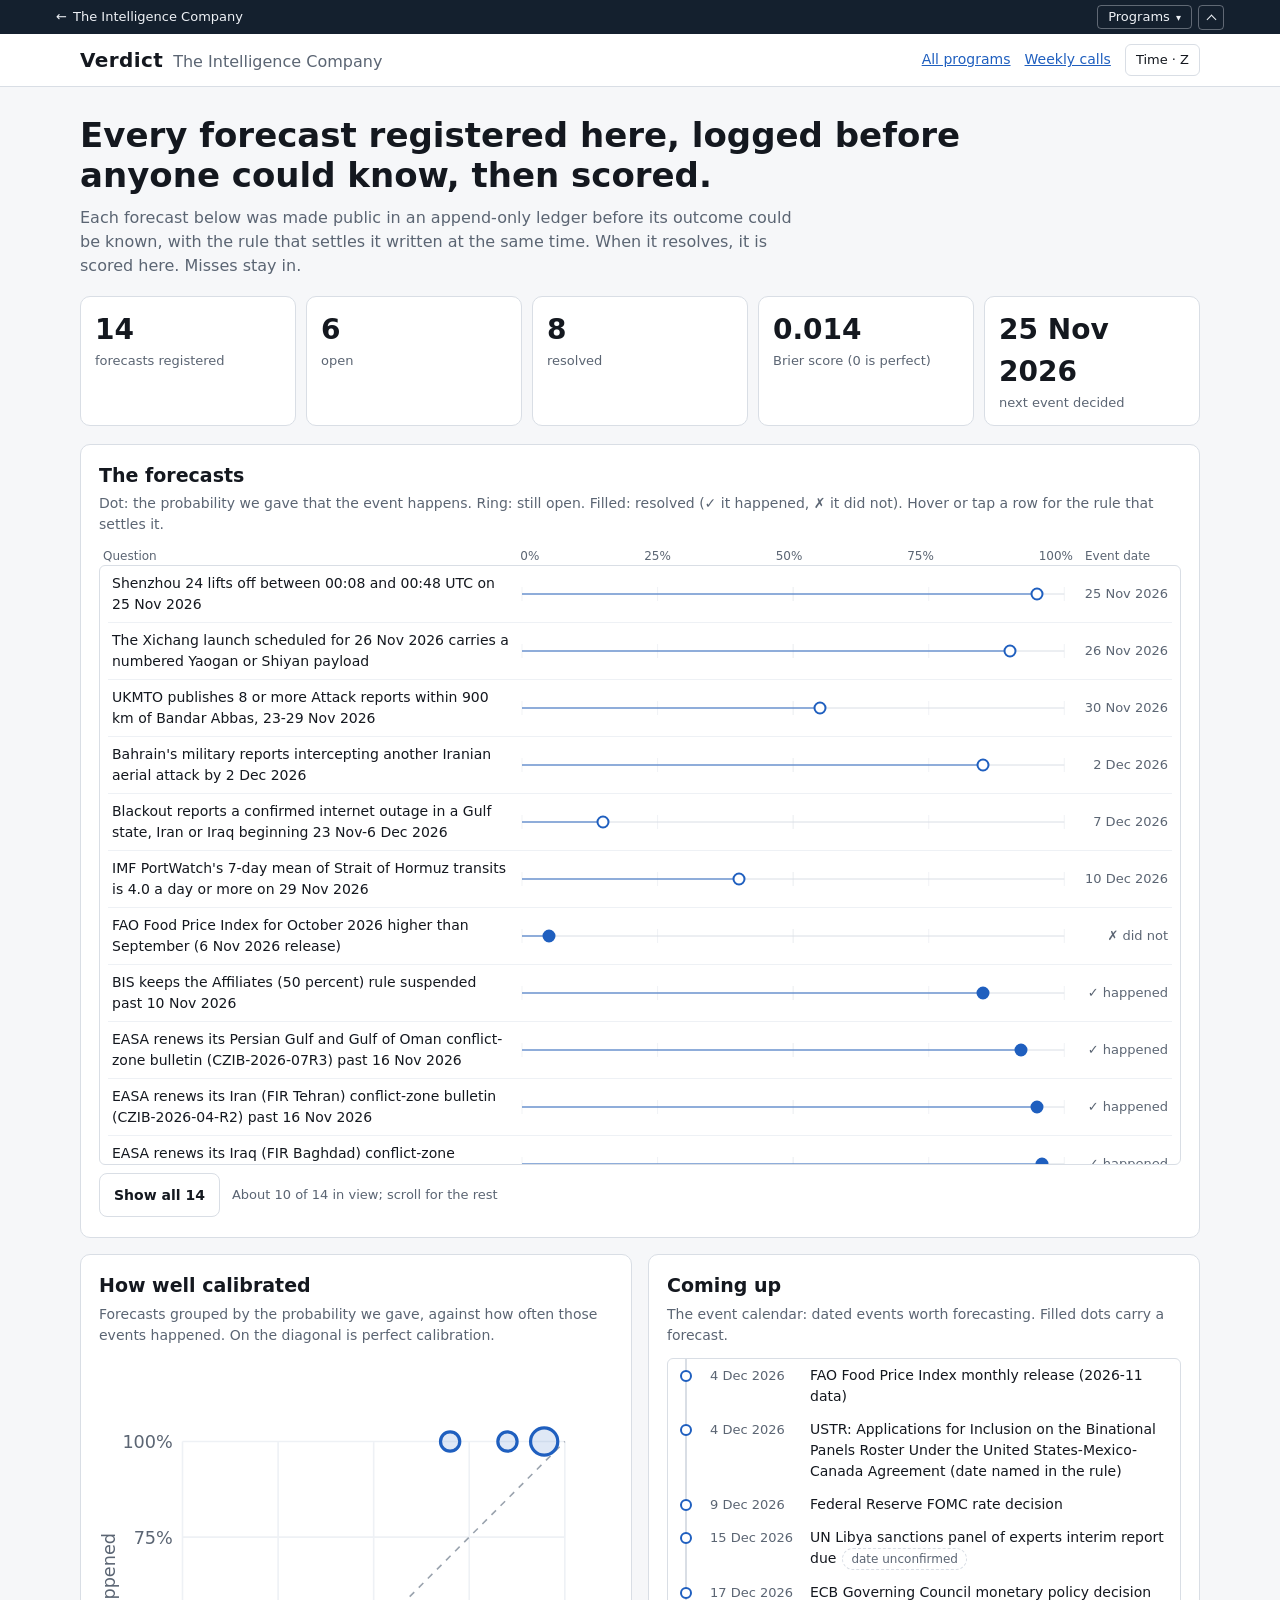
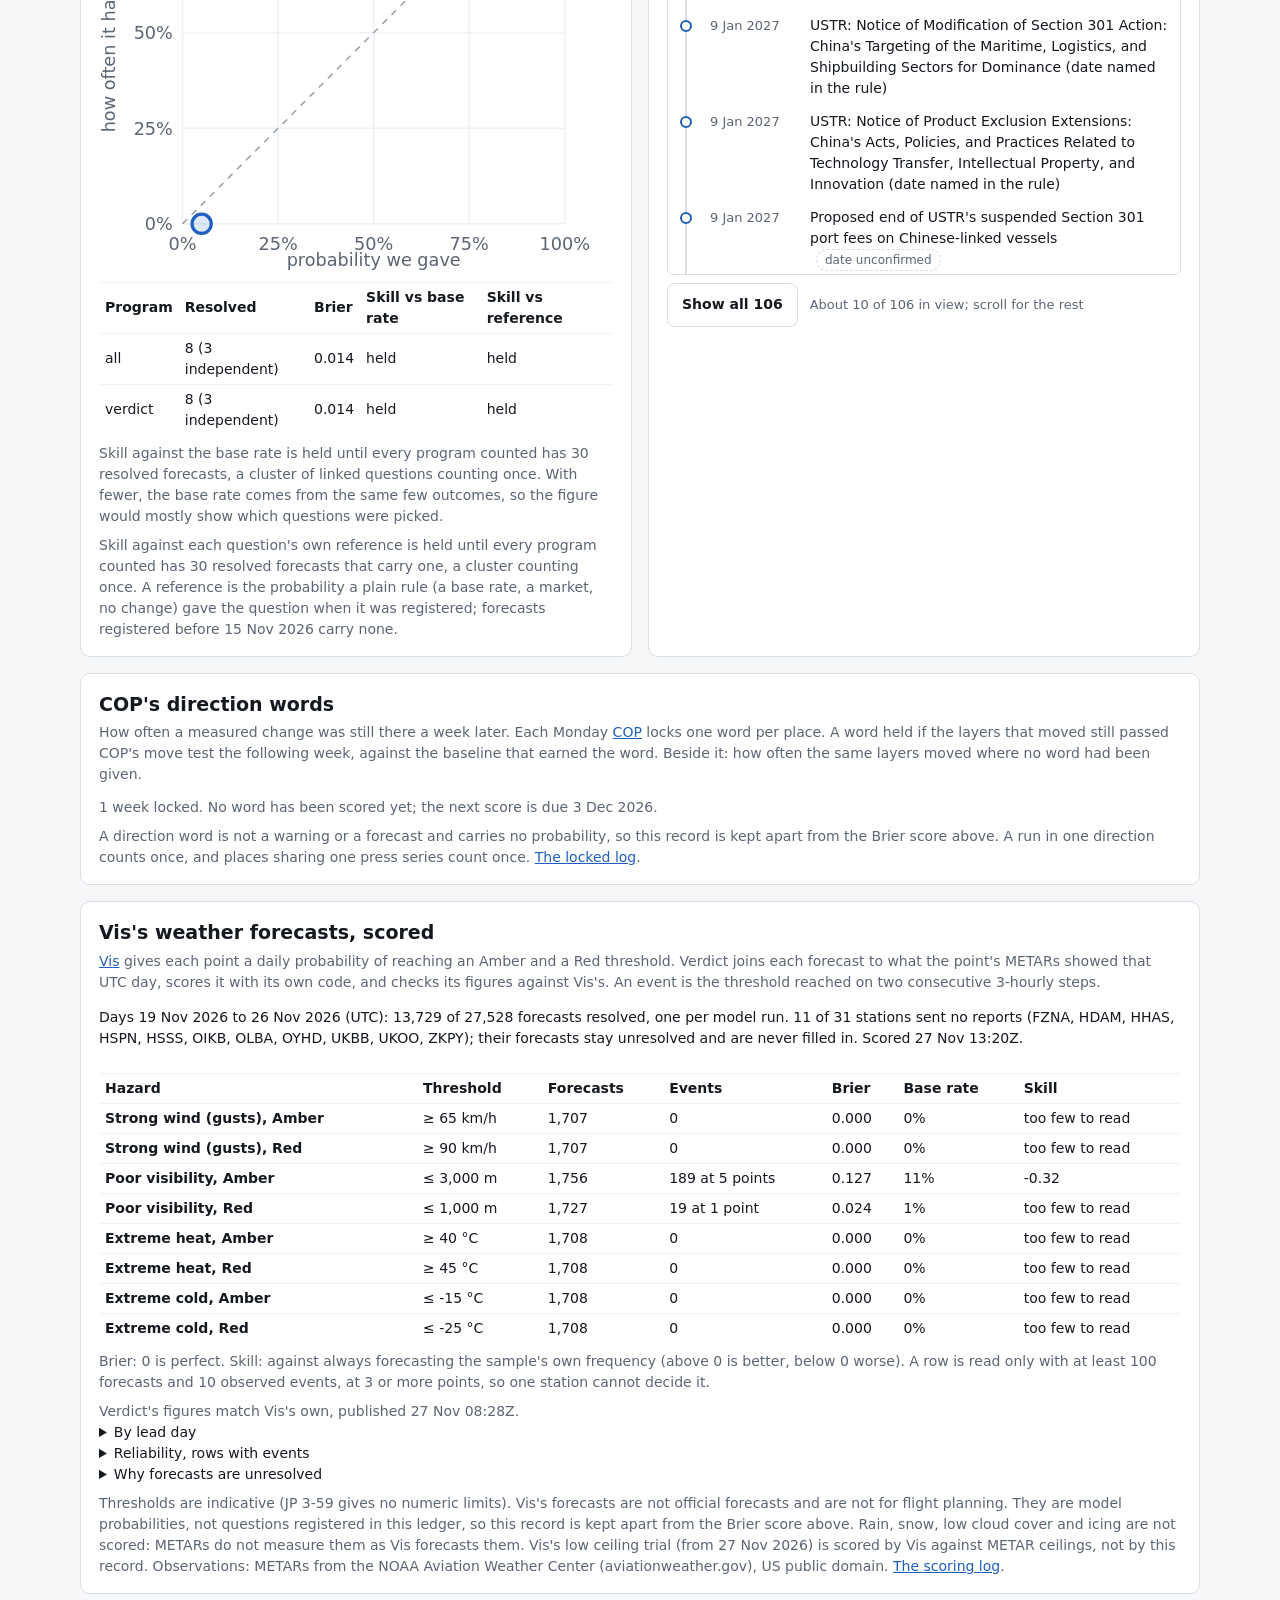
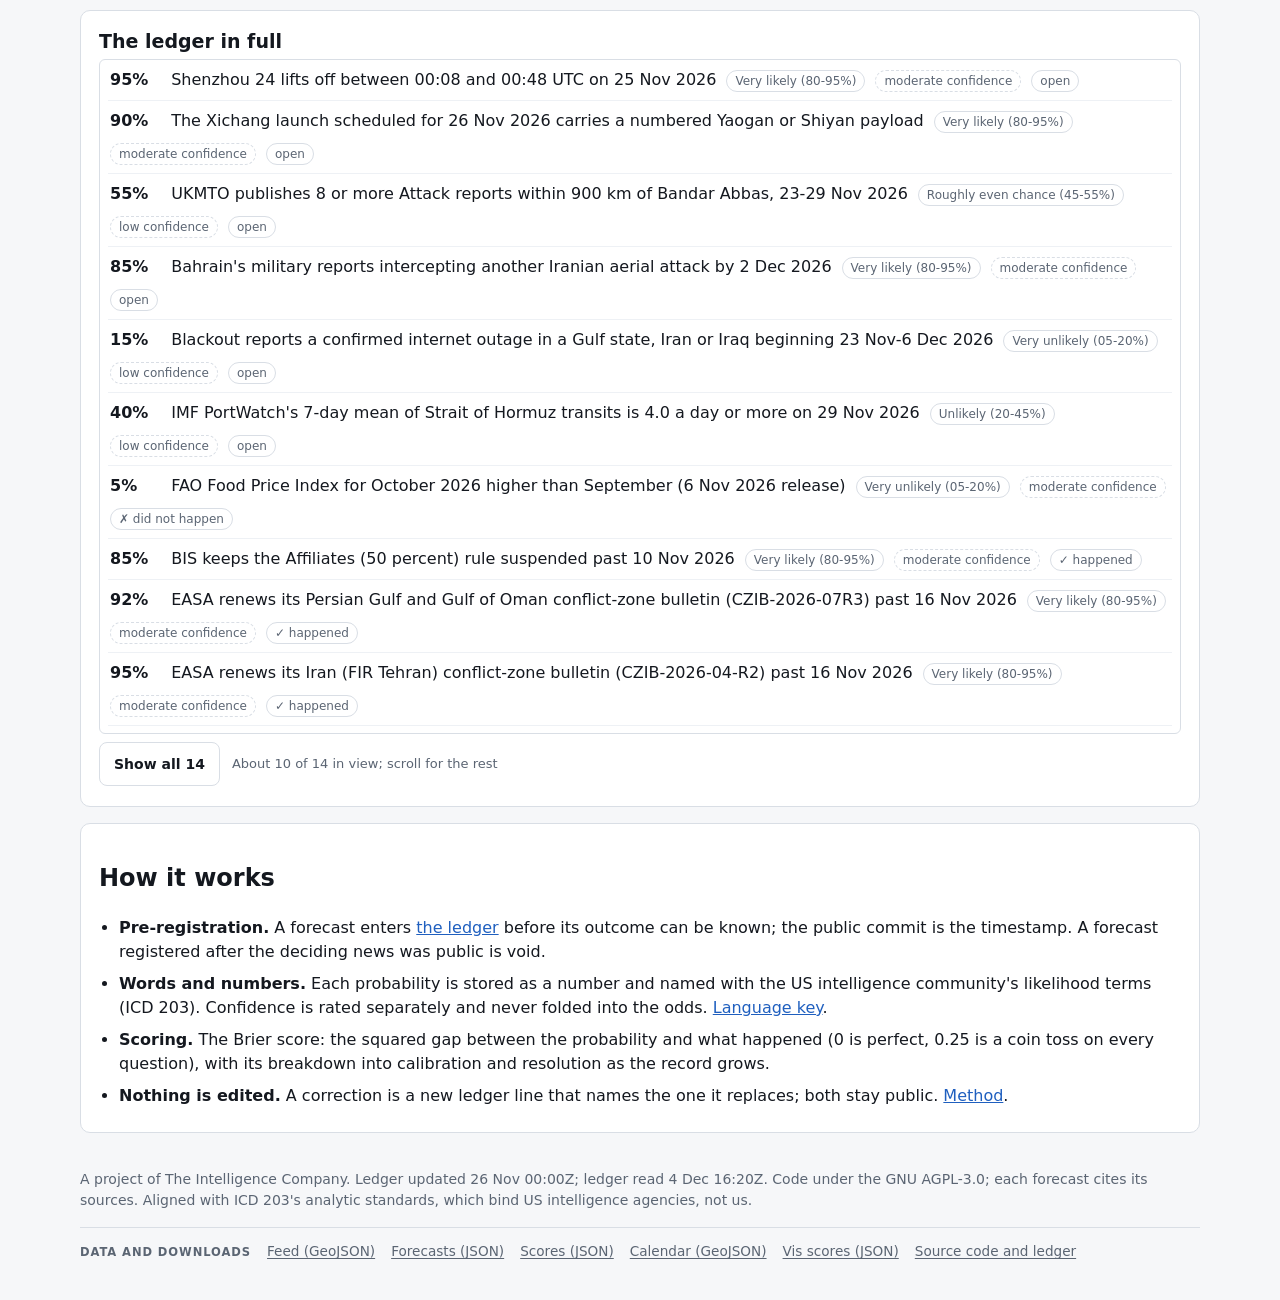
<file: site/index.html>
<!doctype html>
<html lang="en">
<head>
<meta charset="utf-8">
<meta name="viewport" content="width=device-width, initial-scale=1">
<link rel="icon" href="data:image/svg+xml,%3Csvg xmlns='http://www.w3.org/2000/svg' viewBox='0 0 32 32'%3E%3Crect width='32' height='32' rx='6' fill='%23142235'/%3E%3Ccircle cx='16' cy='16' r='9' fill='none' stroke='%23e3a83b' stroke-width='3'/%3E%3Ccircle cx='16' cy='16' r='3' fill='%23e3a83b'/%3E%3C/svg%3E">
<title>Verdict: forecast record</title>
<meta name="description" content="The Intelligence Company's forecast record: every forecast registered here is logged before it can be known, then scored, misses left in.">
<link rel="stylesheet" href="style.css">
<link rel="stylesheet" href="tic-time.css">
<link rel="alternate" type="application/geo+json" title="Verdict feed (GeoJSON)" href="data/feed.geojson">
<link rel="stylesheet" href="tic-nav.css">
<script src="tic-time.js"></script>
<script src="tic-nav.js" defer data-current="verdict"></script>
<link rel="stylesheet" href="tic-fold.css">
<script src="tic-fold.js" defer></script>
</head>
<body>
<a class="skip" href="#main">Skip to content</a>
<header class="top">
  <div class="wrap top-row">
    <div class="brand"><strong>Verdict</strong><span class="muted">The Intelligence Company</span></div>
    <nav class="top-nav">
      <a href="https://theintelligence.company/">All programs</a>
      <a href="calls/">Weekly calls</a>
      <span id="time-settings"></span>
    </nav>
  </div>
</header>

<main id="main" class="wrap">
  <noscript><p class="noscript">The forecast table, the scores and the time settings need JavaScript. The ledger and its data files are open without it.</p></noscript>
  <section class="hero">
    <h1>Every forecast registered here, logged before anyone could know, then scored.</h1>
    <p class="lede">Each forecast below was made public in an append-only ledger before its outcome could be known,
      with the rule that settles it written at the same time. When it resolves, it is scored here. Misses stay in.</p>
    <div class="tiles" id="tiles" aria-live="polite"></div>
  </section>

  <section class="card" aria-labelledby="board-h">
    <div class="card-head">
      <h2 id="board-h">The forecasts</h2>
      <p class="muted small">Dot: the probability we gave that the event happens. Ring: still open. Filled: resolved
        (✓ it happened, ✗ it did not). Hover or tap a row for the rule that settles it.</p>
    </div>
    <div id="board" class="board"></div>
  </section>

  <div class="two">
    <section class="card" aria-labelledby="cal-h">
      <div class="card-head">
        <h2 id="cal-h">How well calibrated</h2>
        <p class="muted small">Forecasts grouped by the probability we gave, against how often those events happened.
          On the diagonal is perfect calibration.</p>
      </div>
      <div id="calibration"></div>
      <div id="scores" class="small"></div>
    </section>

    <section class="card" aria-labelledby="ev-h">
      <div class="card-head">
        <h2 id="ev-h">Coming up</h2>
        <p class="muted small">The event calendar: dated events worth forecasting. Filled dots carry a forecast.</p>
      </div>
      <div id="timeline"></div>
    </section>
  </div>

  <section class="card" aria-labelledby="dir-h">
    <div class="card-head">
      <h2 id="dir-h">COP's direction words</h2>
      <p class="muted small">How often a measured change was still there a week later. Each Monday
        <a href="https://cop.theintelligence.company/scoring.html#direction">COP</a> locks one word per place. A word
        held if the layers that moved still passed COP's move test the following week, against the baseline that earned
        the word. Beside it: how often the same layers moved where no word had been given.</p>
    </div>
    <div id="direction-record" class="small"></div>
    <p class="scores-note small">A direction word is not a warning or a forecast and carries no probability, so this
      record is kept apart from the Brier score above. A run in one direction counts once, and places sharing one press
      series count once. <a href="https://github.com/metacog-osint/verdict/blob/main/ledger/direction-log.jsonl">The
      locked log</a>.</p>
  </section>

  <section class="card" aria-labelledby="vis-h">
    <div class="card-head">
      <h2 id="vis-h">Vis's weather forecasts, scored</h2>
      <p class="muted small"><a href="https://vis.theintelligence.company/">Vis</a> gives each point a daily
        probability of reaching an Amber and a Red threshold. Verdict joins each forecast to what the point's METARs
        showed that UTC day, scores it with its own code, and checks its figures against Vis's. An event is the
        threshold reached on two consecutive 3-hourly steps.</p>
    </div>
    <div id="vis-record" class="small"></div>
    <p class="scores-note small">Thresholds are indicative (JP 3-59 gives no numeric limits). Vis's forecasts are not
      official forecasts and are not for flight planning. They are model probabilities, not questions registered in
      this ledger, so this record is kept apart from the Brier score above. Rain, snow, low cloud cover and icing are
      not scored: METARs do not measure them as Vis forecasts them. Vis's low ceiling trial (from 27 Nov 2026) is
      scored by Vis against METAR ceilings, not by this record. Observations: METARs from the NOAA Aviation Weather
      Center (aviationweather.gov), US public domain.
      <a href="https://github.com/metacog-osint/verdict/blob/main/ledger/vis-skill.jsonl">The scoring log</a>.</p>
  </section>

  <section class="card" aria-labelledby="list-h">
    <div class="card-head"><h2 id="list-h">The ledger in full</h2></div>
    <div id="list" data-tic-fold></div>
  </section>

  <section class="card prose" aria-labelledby="how-h">
    <h2 id="how-h">How it works</h2>
    <ul>
      <li><strong>Pre-registration.</strong> A forecast enters <a href="https://github.com/metacog-osint/verdict/blob/main/ledger/forecasts.jsonl">the ledger</a>
        before its outcome can be known; the public commit is the timestamp. A forecast registered after the deciding
        news was public is void.</li>
      <li><strong>Words and numbers.</strong> Each probability is stored as a number and named with the US intelligence
        community's likelihood terms (ICD 203). Confidence is rated separately and never folded into the odds.
        <a href="https://github.com/metacog-osint/tic-doctrine/blob/main/docs/language-key.md">Language key</a>.</li>
      <li><strong>Scoring.</strong> The Brier score: the squared gap between the probability and what happened (0 is
        perfect, 0.25 is a coin toss on every question), with its breakdown into calibration and resolution as the
        record grows.</li>
      <li><strong>Nothing is edited.</strong> A correction is a new ledger line that names the one it replaces; both stay
        public. <a href="https://github.com/metacog-osint/verdict/blob/main/doctrine/method.md">Method</a>.</li>
    </ul>
  </section>
</main>

<footer class="wrap foot small muted">
  <p>A project of The Intelligence Company. Ledger updated <time id="asof" data-tic="datetime"></time>; ledger read <time id="read" data-tic="datetime"></time>.
    Code under the GNU AGPL-3.0; each forecast cites its sources. Aligned with ICD 203's analytic standards, which bind
    US intelligence agencies, not us.</p>
  <nav class="tic-data" aria-label="Data and downloads"><span class="tic-data-k">Data and downloads</span>
    <a href="data/feed.geojson">Feed (GeoJSON)</a>
    <a href="data/forecasts.json">Forecasts (JSON)</a>
    <a href="data/scores.json">Scores (JSON)</a>
    <a href="data/calendar.geojson">Calendar (GeoJSON)</a>
    <a href="data/vis.json">Vis scores (JSON)</a>
    <a href="https://github.com/metacog-osint/verdict">Source code and ledger</a></nav>
</footer>
<script src="app.js"></script>
</body>
</html>
</file>
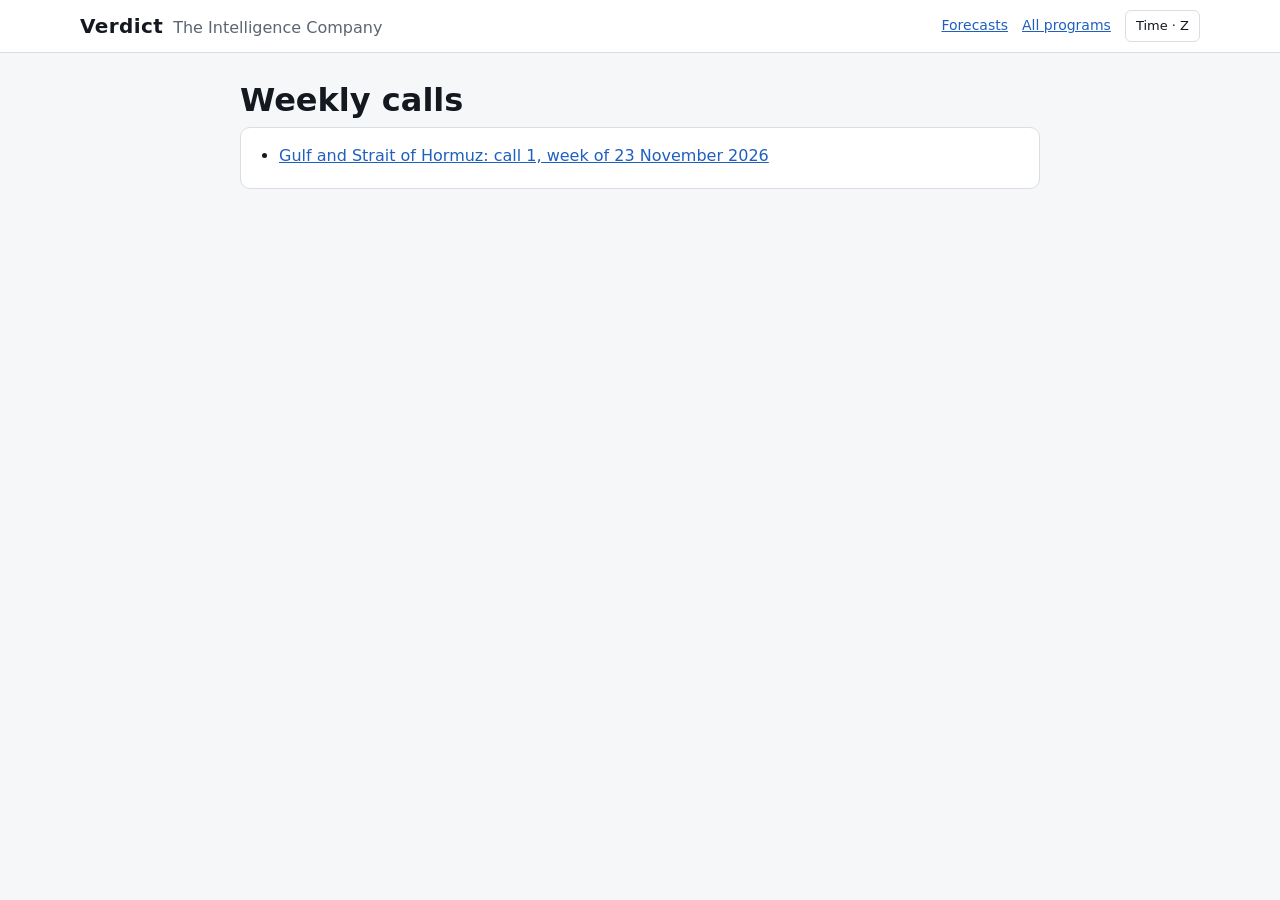
<file: site/calls/index.html>
<!doctype html>
<html lang="en">
<head>
<meta charset="utf-8">
<meta name="viewport" content="width=device-width, initial-scale=1">
<title>Weekly Calls</title>
<meta name="description" content="Verdict's weekly calls: what changed in a named warning problem, and the questions each call is scored on.">
<link rel="stylesheet" href="../style.css">
<link rel="stylesheet" href="../tic-time.css">
<link rel="stylesheet" href="call.css">
<script src="../tic-time.js"></script>
<script src="call.js" defer></script>
</head>
<body>
<header class="top">
  <div class="wrap top-row">
    <div class="brand"><strong>Verdict</strong><span class="muted">The Intelligence Company</span></div>
    <nav class="top-nav">
      <a href="../">Forecasts</a>
      <a href="https://theintelligence.company/">All programs</a>
      <span id="time-settings"></span>
    </nav>
  </div>
</header>
<main class="wrap call">
  <h1>Weekly calls</h1>
  <section class="card">
    <ul><li><a href="2026-11-23-gulf.html">Gulf and Strait of Hormuz: call 1, week of 23 November 2026</a></li></ul>
  </section>
</main>
</body>
</html>
</file>
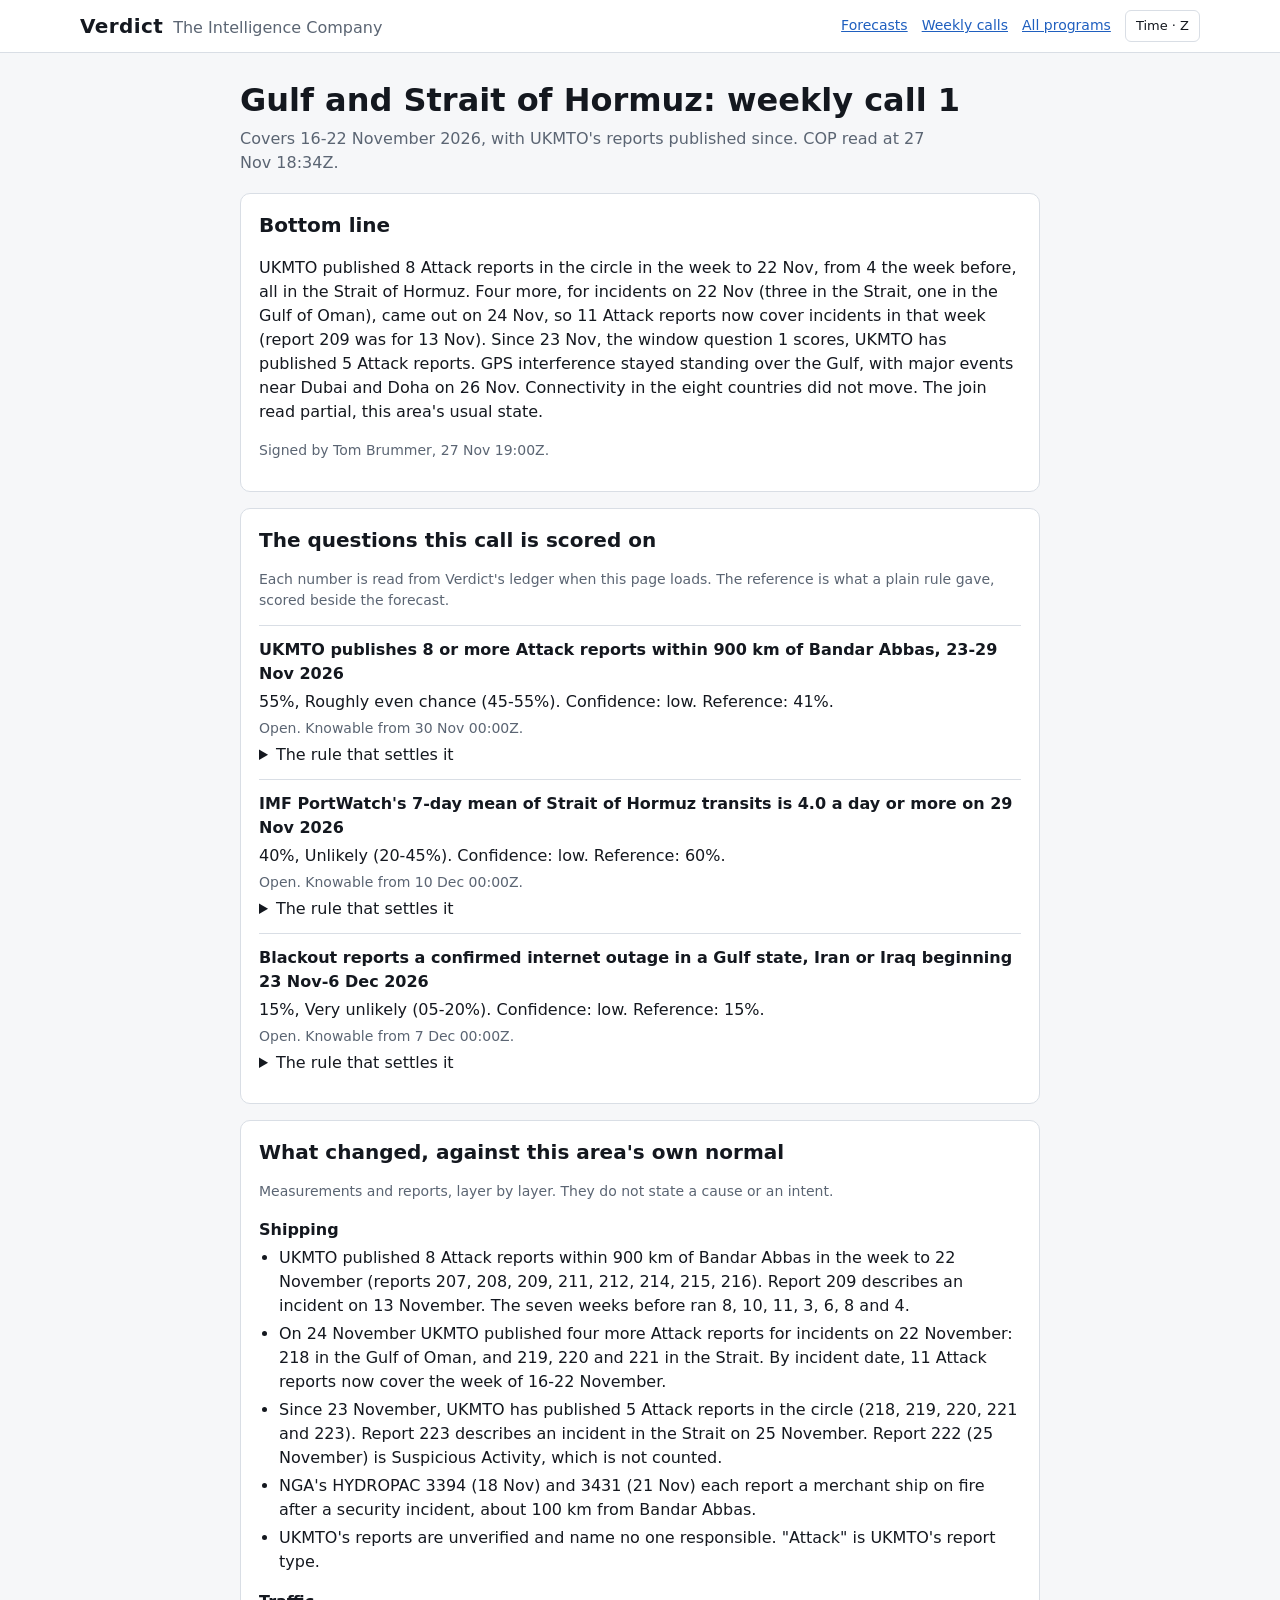
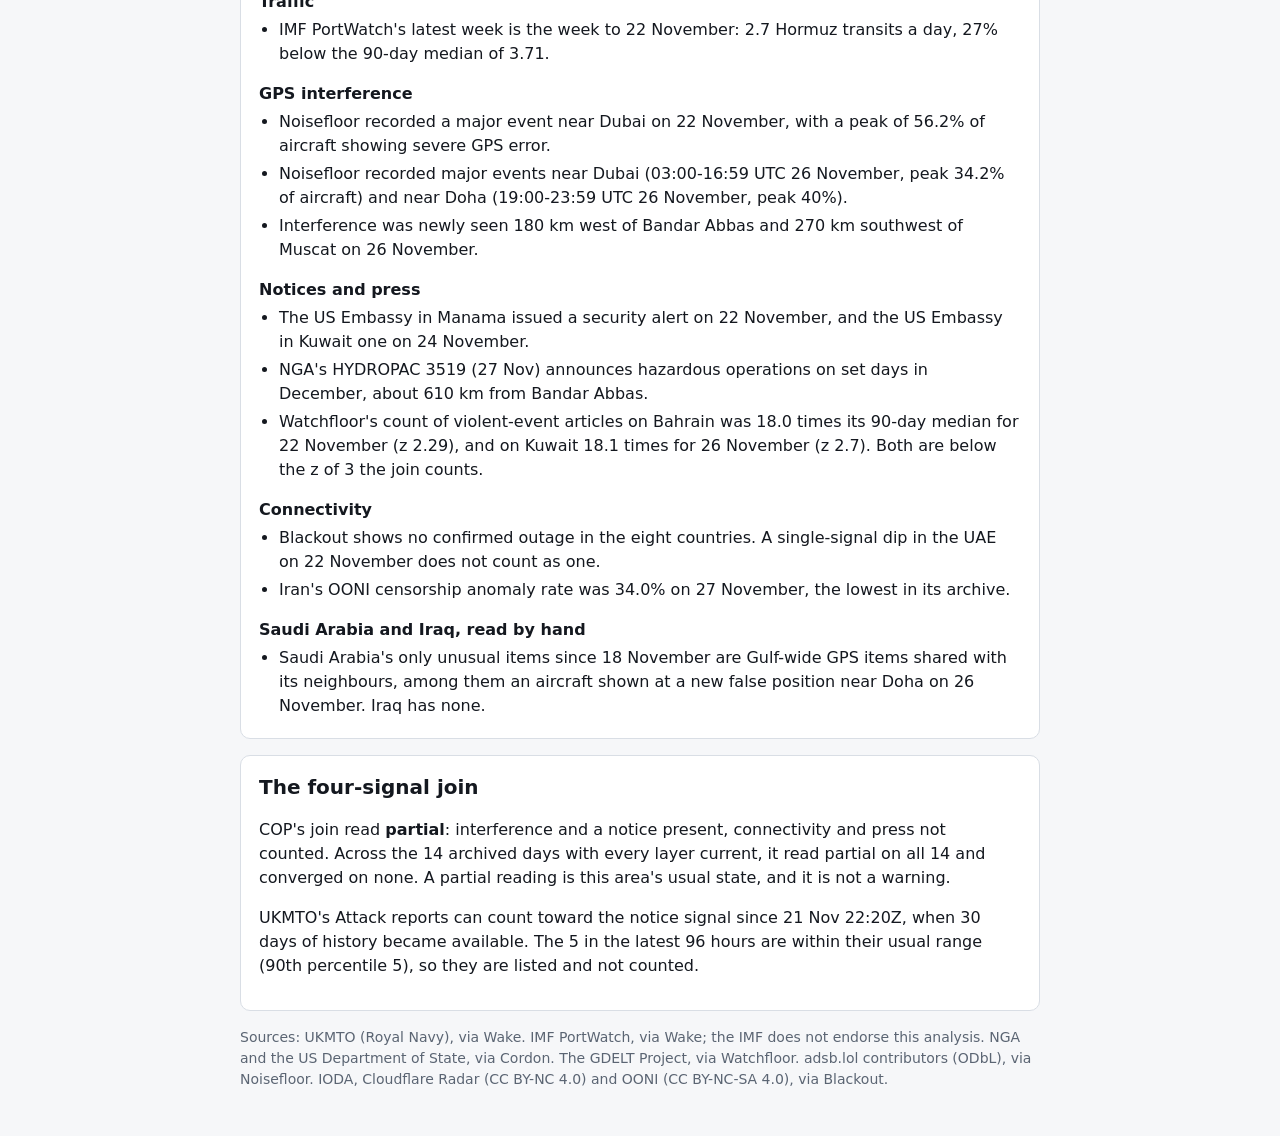
<file: site/calls/2026-11-23-gulf.html>
<!doctype html>
<html lang="en">
<head>
<meta charset="utf-8">
<meta name="viewport" content="width=device-width, initial-scale=1">
<title>Gulf Weekly Call</title>
<meta name="description" content="Gulf and Strait of Hormuz weekly call 1, week of 23 November 2026: what changed against the area's own normal, and the three questions Verdict scores.">
<link rel="stylesheet" href="../style.css">
<link rel="stylesheet" href="../tic-time.css">
<link rel="stylesheet" href="call.css">
<script src="../tic-time.js"></script>
<script src="call.js" defer></script>
</head>
<body>
<header class="top">
  <div class="wrap top-row">
    <div class="brand"><strong>Verdict</strong><span class="muted">The Intelligence Company</span></div>
    <nav class="top-nav">
      <a href="../">Forecasts</a>
      <a href="./">Weekly calls</a>
      <a href="https://theintelligence.company/">All programs</a>
      <span id="time-settings"></span>
    </nav>
  </div>
</header>

<main class="wrap call">
  <h1>Gulf and Strait of Hormuz: weekly call 1</h1>
  <p class="lede">Covers 16-22 November 2026, with UKMTO's reports published since. COP read at <time data-utc="2026-11-27T18:34:31Z">18:34 UTC 27 Nov 2026</time>.</p>

  <section class="card" aria-labelledby="bottom-h">
    <h2 id="bottom-h">Bottom line</h2>
    <p>UKMTO published 8 Attack reports in the circle in the week to 22 Nov, from 4 the week before, all in the Strait of Hormuz. Four more, for incidents on 22 Nov (three in the Strait, one in the Gulf of Oman), came out on 24 Nov, so 11 Attack reports now cover incidents in that week (report 209 was for 13 Nov). Since 23 Nov, the window question 1 scores, UKMTO has published 5 Attack reports. GPS interference stayed standing over the Gulf, with major events near Dubai and Doha on 26 Nov. Connectivity in the eight countries did not move. The join read partial, this area's usual state.</p>
    <p class="muted small">Signed by Tom Brummer, <time data-utc="2026-11-27T19:00:00Z">27 Nov 2026</time>.</p>
  </section>

  <section class="card" aria-labelledby="q-h">
    <h2 id="q-h">The questions this call is scored on</h2>
    <p class="muted small">Each number is read from Verdict's ledger when this page loads. The reference is what a plain rule gave, scored beside the forecast.</p>
    <div id="questions" data-ids="verdict:2026-11-29:ukmto-hormuz-attacks-8-plus verdict:2026-11-29:hormuz-transits-above-90d-median verdict:2026-12-06:gulf-confirmed-internet-outage"></div>
  </section>

  <section class="card" aria-labelledby="changed-h">
    <h2 id="changed-h">What changed, against this area's own normal</h2>
    <p class="muted small">Measurements and reports, layer by layer. They do not state a cause or an intent.</p>
    <h3>Shipping</h3>
    <ul>
      <li>UKMTO published 8 Attack reports within 900 km of Bandar Abbas in the week to 22 November (reports 207, 208, 209, 211, 212, 214, 215, 216). Report 209 describes an incident on 13 November. The seven weeks before ran 8, 10, 11, 3, 6, 8 and 4.</li>
      <li>On 24 November UKMTO published four more Attack reports for incidents on 22 November: 218 in the Gulf of Oman, and 219, 220 and 221 in the Strait. By incident date, 11 Attack reports now cover the week of 16-22 November.</li>
      <li>Since 23 November, UKMTO has published 5 Attack reports in the circle (218, 219, 220, 221 and 223). Report 223 describes an incident in the Strait on 25 November. Report 222 (25 November) is Suspicious Activity, which is not counted.</li>
      <li>NGA's HYDROPAC 3394 (18 Nov) and 3431 (21 Nov) each report a merchant ship on fire after a security incident, about 100 km from Bandar Abbas.</li>
      <li>UKMTO's reports are unverified and name no one responsible. "Attack" is UKMTO's report type.</li>
    </ul>
    <h3>Traffic</h3>
    <ul><li>IMF PortWatch's latest week is the week to 22 November: 2.7 Hormuz transits a day, 27% below the 90-day median of 3.71.</li></ul>
    <h3>GPS interference</h3>
    <ul>
      <li>Noisefloor recorded a major event near Dubai on 22 November, with a peak of 56.2% of aircraft showing severe GPS error.</li>
      <li>Noisefloor recorded major events near Dubai (03:00-16:59 UTC 26 November, peak 34.2% of aircraft) and near Doha (19:00-23:59 UTC 26 November, peak 40%).</li>
      <li>Interference was newly seen 180 km west of Bandar Abbas and 270 km southwest of Muscat on 26 November.</li>
    </ul>
    <h3>Notices and press</h3>
    <ul>
      <li>The US Embassy in Manama issued a security alert on 22 November, and the US Embassy in Kuwait one on 24 November.</li>
      <li>NGA's HYDROPAC 3519 (27 Nov) announces hazardous operations on set days in December, about 610 km from Bandar Abbas.</li>
      <li>Watchfloor's count of violent-event articles on Bahrain was 18.0 times its 90-day median for 22 November (z 2.29), and on Kuwait 18.1 times for 26 November (z 2.7). Both are below the z of 3 the join counts.</li>
    </ul>
    <h3>Connectivity</h3>
    <ul>
      <li>Blackout shows no confirmed outage in the eight countries. A single-signal dip in the UAE on 22 November does not count as one.</li>
      <li>Iran's OONI censorship anomaly rate was 34.0% on 27 November, the lowest in its archive.</li>
    </ul>
    <h3>Saudi Arabia and Iraq, read by hand</h3>
    <ul><li>Saudi Arabia's only unusual items since 18 November are Gulf-wide GPS items shared with its neighbours, among them an aircraft shown at a new false position near Doha on 26 November. Iraq has none.</li></ul>
  </section>

  <section class="card" aria-labelledby="join-h">
    <h2 id="join-h">The four-signal join</h2>
    <p>COP's join read <strong>partial</strong>: interference and a notice present, connectivity and press not counted. Across the 14 archived days with every layer current, it read partial on all 14 and converged on none. A partial reading is this area's usual state, and it is not a warning.</p>
    <p>UKMTO's Attack reports can count toward the notice signal since <time data-utc="2026-11-21T22:20:44Z">22:20 UTC 21 Nov 2026</time>, when 30 days of history became available. The 5 in the latest 96 hours are within their usual range (90th percentile 5), so they are listed and not counted.</p>
  </section>

  <p class="muted small credits">Sources: UKMTO (Royal Navy), via Wake. IMF PortWatch, via Wake; the IMF does not endorse this analysis. NGA and the US Department of State, via Cordon. The GDELT Project, via Watchfloor. adsb.lol contributors (ODbL), via Noisefloor. IODA, Cloudflare Radar (CC BY-NC 4.0) and OONI (CC BY-NC-SA 4.0), via Blackout.</p>
</main>
</body>
</html>
</file>
<file: site/style.css>
:root {
  --bg: #f6f7f9; --panel: #ffffff; --ink: #14181f; --muted: #5b6573; --line: #d9dee5; --soft: #eef1f5;
  --mark: #1f5fbf; --mark-soft: rgba(31, 95, 191, .14); --diag: #9aa3ae;
  --radius: 10px; --gap: 16px;
  font-family: system-ui, -apple-system, "Segoe UI", Roboto, sans-serif; color-scheme: light;
}
@media (prefers-color-scheme: dark) {
  :root { --bg: #0f1318; --panel: #171c23; --ink: #e8ecf1; --muted: #9aa4b2; --line: #2b333d; --soft: #1e252e;
    --mark: #6aa3ff; --mark-soft: rgba(106, 163, 255, .18); --diag: #5d6672; color-scheme: dark; }
}
* { box-sizing: border-box; }
body { margin: 0; background: var(--bg); color: var(--ink); font-size: 16px; line-height: 1.5; }
a { color: var(--mark); }
.skip { position: absolute; left: -9999px; top: 8px; z-index: 100; background: var(--panel); color: var(--mark); padding: 6px 10px; border: 1px solid var(--line); border-radius: 4px; }
.skip:focus { left: 8px; }
.noscript { margin: 16px 0 0; padding: 10px 12px; border: 1px solid var(--line); border-radius: 6px; background: var(--panel); }
.wrap { max-width: 72rem; margin: 0 auto; padding: 0 16px; }
.muted { color: var(--muted); }
.small { font-size: 14px; }
.top { background: var(--panel); border-bottom: 1px solid var(--line); }
.top-row { display: flex; justify-content: space-between; align-items: center; gap: 12px; padding-top: 10px;
  padding-bottom: 10px; flex-wrap: wrap; }
.brand { display: flex; gap: 10px; align-items: baseline; }
.brand strong { font-size: 20px; letter-spacing: .02em; }
.top-nav { display: flex; gap: 14px; align-items: center; font-size: 14px; flex-wrap: wrap; }
.hero h1 { font-size: clamp(24px, 4vw, 34px); line-height: 1.2; margin: 28px 0 10px; max-width: 40ch; }
.lede { color: var(--muted); max-width: 70ch; margin: 0 0 18px; }
.tiles { display: grid; grid-template-columns: repeat(auto-fit, minmax(150px, 1fr)); gap: 10px; margin-bottom: 18px; }
.tile { background: var(--panel); border: 1px solid var(--line); border-radius: var(--radius); padding: 12px 14px; }
.tile .n { font-size: 28px; font-weight: 650; font-variant-numeric: tabular-nums; }
.tile .l { color: var(--muted); font-size: 13px; }
.card { background: var(--panel); border: 1px solid var(--line); border-radius: var(--radius); padding: 16px 18px;
  margin-bottom: var(--gap); }
.card-head h2 { margin: 0 0 4px; font-size: 19px; }
.card-head p { margin: 0 0 12px; }
.two { display: grid; grid-template-columns: repeat(2, minmax(0, 1fr)); gap: var(--gap); }
@media (max-width: 820px) { .two { grid-template-columns: minmax(0, 1fr); } }
.board-row { display: grid; grid-template-columns: minmax(0, 2.2fr) minmax(140px, 3fr) 92px; gap: 12px; align-items: center;
  padding: 7px 4px; border-top: 1px solid var(--soft); cursor: default; }
.board-row:first-child { border-top: 0; }
.board-row:hover, .board-row:focus-within { background: var(--soft); }
.board-q { font-size: 14px; overflow-wrap: anywhere; }
.board-when { font-size: 13px; color: var(--muted); text-align: right; font-variant-numeric: tabular-nums; }
.track { position: relative; height: 26px; }
.track svg { width: 100%; height: 26px; display: block; overflow: visible; }
.track svg.dot { position: absolute; top: 0; width: 14px; height: 26px; }
.axis { display: grid; grid-template-columns: minmax(0, 2.2fr) minmax(140px, 3fr) 92px; gap: 12px; padding: 0 4px;
  font-size: 12px; color: var(--muted); }
.axis-scale { display: flex; justify-content: space-between; }
@media (max-width: 600px) {
  .board-row, .axis { grid-template-columns: 1fr 76px; }
  .board-row .track { grid-column: 1 / -1; grid-row: 2; }
  .axis-q { display: none; }
  .axis .axis-scale { grid-column: 1 / -1; }
  .axis-when { display: none; }
}
.tip { position: fixed; z-index: 10; max-width: min(420px, calc(100vw - 32px)); background: var(--panel); color: var(--ink);
  border: 1px solid var(--line); border-radius: 8px; padding: 10px 12px; font-size: 13px; box-shadow: 0 6px 24px rgba(0,0,0,.18);
  pointer-events: none; }
.tip b { display: block; margin-bottom: 4px; }
#calibration svg, #timeline svg { width: 100%; height: auto; display: block; }
.empty { color: var(--muted); font-size: 14px; margin: 8px 0 0; }
.scores-table { width: 100%; border-collapse: collapse; margin-top: 10px; font-variant-numeric: tabular-nums; }
.scores-table th, .scores-table td { text-align: left; padding: 4px 6px; border-top: 1px solid var(--soft); }
@media (max-width: 374px) {
  .scores-table { font-size: 12px; }
  .scores-table th, .scores-table td { padding: 4px 3px; overflow-wrap: anywhere; }
}
.scores-note { color: var(--muted); margin: 8px 0 0; }
.table-scroll { overflow-x: auto; }
details.item { border-top: 1px solid var(--soft); padding: 8px 2px; }
details.item:first-child { border-top: 0; }
details.item summary { cursor: pointer; display: flex; gap: 10px; flex-wrap: wrap; align-items: baseline; }
details.item summary .p { font-variant-numeric: tabular-nums; font-weight: 650; min-width: 3.2em; }
.chip { display: inline-block; font-size: 12px; padding: 1px 8px; border-radius: 999px; border: 1px solid var(--line);
  color: var(--muted); }
.chip.conf { border-style: dashed; }
.item-body { padding: 6px 0 4px; font-size: 14px; }
.item-body dt { font-weight: 600; margin-top: 6px; }
.item-body dd { margin: 0; }
.prose ul { padding-left: 20px; margin: 6px 0 0; }
.prose li { margin-bottom: 8px; }
.foot { padding-top: 6px; padding-bottom: 28px; }
.tl { list-style: none; margin: 0; padding: 0 0 0 4px; position: relative; }
.tl::before { content: ""; position: absolute; left: 9px; top: 6px; bottom: 6px; width: 2px; background: var(--line); }
.tl-item { display: grid; grid-template-columns: 22px 92px 1fr; gap: 8px; align-items: baseline; padding: 6px 0;
  position: relative; font-size: 14px; }
.tl-dot { width: 12px; height: 12px; border-radius: 50%; border: 2px solid var(--mark); background: var(--panel);
  margin-left: 0; position: relative; top: 2px; }
.tl-item.has .tl-dot { background: var(--mark); }
.tl-date { color: var(--muted); font-variant-numeric: tabular-nums; font-size: 13px; }
.tl-title .chip { margin-left: 6px; }
@media (max-width: 600px) { .tl-item { grid-template-columns: 22px 1fr; } .tl-title { grid-column: 2; } }
.tic-data { display: flex; flex-wrap: wrap; align-items: center; gap: 4px 16px; margin: 16px 0 8px; padding-top: 12px;
  border-top: 1px solid var(--line); font-size: 0.85rem; line-height: 1.4; }
.tic-data-k { font-size: 0.72rem; font-weight: 600; letter-spacing: 0.08em; text-transform: uppercase; color: var(--muted); }
.tic-data a { display: inline-flex; align-items: center; min-height: 24px; color: inherit; text-decoration: underline; text-underline-offset: 2px; }
.tic-data a:focus-visible { outline: 2px solid currentColor; outline-offset: 2px; }
@media (max-width: 760px) { .tic-data { gap: 2px 14px; } .tic-data-k { flex-basis: 100%; } }
</file>
<file: site/tic-time.css>
/*! tic-time.css v1.2 · pairs with tic-time.js · uses a site's own colour variables when it has them
    SPDX-License-Identifier: MIT. Copyright (c) 2026 The Intelligence Company. MIT in every repository it is
    copied into, whatever that repository's own licence. */
.tic-time-btn { font: inherit; font-size: 13px; cursor: pointer; padding: 5px 10px; border-radius: 6px;
  border: 1px solid var(--line, rgba(127,127,127,.4)); background: transparent; color: inherit; white-space: nowrap; }
.tic-time-dialog { max-width: min(420px, calc(100vw - 32px)); width: 100%; border: 1px solid var(--line, #ccd);
  border-radius: 10px; padding: 18px 20px; background: var(--panel, #fff); color: var(--ink, #111); font: inherit; }
.tic-time-dialog::backdrop { background: rgba(0,0,0,.45); }
.tic-time-dialog h2 { margin: 0 0 12px; font-size: 18px; }
.tic-time-row { margin: 0 0 12px; }
.tic-time-row label { display: inline-flex; align-items: center; gap: 6px; margin-right: 12px; }
.tic-time-dialog select, .tic-time-dialog input[type=text] { font: inherit; max-width: 100%; padding: 5px 8px;
  border: 1px solid var(--line, #ccd); border-radius: 6px; background: var(--bg, #fff); color: inherit; }
.tic-time-dialog fieldset { border: 1px solid var(--line, #ccd); border-radius: 8px; padding: 8px 12px; }
.tic-time-dialog legend { font-size: 13px; color: var(--muted, #666); padding: 0 4px; }
.tic-time-preview { font-weight: 600; margin: 4px 0 8px; }
.tic-time-msg { color: var(--alarm, #b3261e); min-height: 1em; margin: 0 0 8px; font-size: 13px; }
.tic-time-actions { display: flex; gap: 8px; justify-content: flex-end; margin: 0; }
.tic-time-actions button { font: inherit; padding: 6px 12px; border-radius: 6px; cursor: pointer;
  border: 1px solid var(--line, #ccd); background: var(--panel, #fff); color: inherit; }
.tic-time-actions .tic-time-done { background: var(--accent, #1f4fa3); border-color: var(--accent, #1f4fa3); color: #fff; }
.tic-time-note { font-size: 12px; color: var(--muted, #666); margin: 10px 0 0; }
[hidden].tic-time-other { display: none; }
</file>
<file: site/tic-nav.css>
/*! tic-nav.css v2.1 · pairs with tic-nav.js (canonical copy in the hub's site/shared/).
    SPDX-License-Identifier: MIT. Copyright (c) 2026 The Intelligence Company. MIT in every repository it is
    copied into, whatever that repository's own licence.
    House navy bar on every program site; the panel follows the viewer's light or dark setting. Everything is scoped
    to .tic-house so a site's own styles (Tailwind's reset included) don't need changing.
    v1.3 (with tic-nav.js v1.12): the bar is fixed to the top of the window and .tic-house-room holds its place; it
    minimizes to a tab. --tic-house-h on <html> is the room it takes (34px, or 0px minimized or printed): a site's own
    sticky or fixed header uses `top: var(--tic-house-h, 0px)` to sit below it.
    v2.1 (with tic-nav.js v2.1): no style change; Relief joins the menu.
    v2.0 (with tic-nav.js v2.0): the menu's layer groups sit in two columns, each program can carry a freshness dot
    from COP's health check (always with words: a screen-reader note, and "running late" or "no current data" shown
    after the topic), and the panel ends with a row of two links and the dots' note. */
html.tic-house-on { --tic-house-h: 34px; }
html.tic-house-on.tic-house-minimized { --tic-house-h: 0px; }
/* Anchors and focused elements scroll clear of the bar. :where() keeps this weaker than any site's own rule, so a
   site with its own sticky header sets scroll-padding-top itself (adding var(--tic-house-h, 0px)). */
:where(html.tic-house-on) { scroll-padding-top: var(--tic-house-h); }
.tic-house-room { display: block; height: var(--tic-house-h, 34px); margin: 0; padding: 0; border: 0; }
.tic-house {
  --tn-bg: #14202E; --tn-ink: #EEF1F6; --tn-line: rgba(238, 241, 246, .35); --tn-acc: #E3A83B;
  --tn-panel: #FFFFFF; --tn-pink: #14202E; --tn-pmut: #555F6D; --tn-rule: #D8D3C8; --tn-hover: #F3F1EC;
  --tn-live: #1E6B3A; --tn-beta: #8A5A00; --tn-here: #8F5509; /* v1.2: amber text on the light panel read 1.9:1 */
  --tn-ok: #1E7A3C; --tn-late: #B05E00; --tn-none: #6B7380; /* v2.0 freshness dots, 3:1 or more on the panel */
  position: fixed; top: 0; left: 0; right: 0; /* v1.3: stays at the top while the page scrolls */
  z-index: 10000; background: var(--tn-bg); /* v1.1: above site headers' own stacking */ color: var(--tn-ink);
  /* v1.1: undo a site's generic nav rules (Watchfloor styles every <nav> as a flex row) */
  display: block; width: auto; height: auto; min-height: 0; margin: 0; padding: 0; border: 0; box-shadow: none;
  font: 400 13px/1.4 "IBM Plex Sans", system-ui, -apple-system, "Segoe UI", Roboto, Arial, sans-serif;
  text-align: left; letter-spacing: normal;
}
@media (prefers-color-scheme: dark) {
  .tic-house { --tn-panel: #161E2A; --tn-pink: #E8ECF2; --tn-pmut: #9AA5B5; --tn-rule: #2A3546; --tn-hover: #1F2A3A;
    --tn-live: #7FD49A; --tn-beta: #F0C36B; --tn-here: #E3A83B; --tn-ok: #6FCB8C; --tn-late: #F0B24B; --tn-none: #8C97A8; }
}
.tic-house *, .tic-house *::before, .tic-house *::after { box-sizing: border-box; }
.tic-house p, .tic-house ul { margin: 0; padding: 0; }
.tic-house ul { list-style: none; }
.tic-house a { color: inherit; text-decoration: none; }
.tic-house :focus-visible { outline: 2px solid var(--tn-acc); outline-offset: 2px; }

.tic-house-in { width: 100%; max-width: 1200px; margin: 0 auto; padding: 0 16px; height: 34px; display: flex;
  align-items: center; justify-content: space-between; gap: 12px; }
.tic-house-home { font-weight: 500; padding: 7px 0; white-space: nowrap; }
.tic-house-home:hover { color: var(--tn-acc); }
.tic-house-arrow { margin-right: 2px; }
.tic-house-btn { appearance: none; -webkit-appearance: none; margin: 0; background: transparent; color: inherit;
  border: 1px solid var(--tn-line); border-radius: 4px; font: inherit; font-weight: 500; line-height: 1.3;
  padding: 3px 10px; cursor: pointer; white-space: nowrap; }
.tic-house-btn:hover, .tic-house-btn[aria-expanded="true"] { border-color: var(--tn-acc); color: var(--tn-acc); }
.tic-house-caret { font-size: 10px; margin-left: 2px; }
.tic-house-tools { display: flex; align-items: center; gap: 6px; }
/* v1.3: minimize and restore. A chevron drawn with borders: up for minimize, down for restore. */
.tic-house-toggle { appearance: none; -webkit-appearance: none; margin: 0; padding: 0; width: 26px; height: 25px;
  display: inline-flex; align-items: center; justify-content: center; background: transparent; color: inherit;
  border: 1px solid var(--tn-line); border-radius: 4px; cursor: pointer; }
.tic-house-toggle:hover { border-color: var(--tn-acc); color: var(--tn-acc); }
.tic-house-chev { display: block; width: 7px; height: 7px; border: solid currentColor; border-width: 1.5px 0 0 1.5px;
  transform: translateY(2px) rotate(45deg); }
.tic-house.is-mini .tic-house-chev { transform: translateY(-2px) rotate(225deg); }
/* Minimized: only a tab at the top centre shows and takes clicks; the rest of the bar is transparent and lets clicks
   through. The centre, because the program sites keep their Time button and links at the top right (checked on all
   sixteen, 14 Nov 2026). The menu opens centred under the tab. */
.tic-house.is-mini { background: transparent; pointer-events: none; }
.tic-house.is-mini .tic-house-in { height: auto; justify-content: center; }
.tic-house.is-mini .tic-house-home { display: none; }
.tic-house.is-mini .tic-house-tools { pointer-events: auto; background: var(--tn-bg);
  padding: 2px 6px 4px; border-radius: 0 0 6px 6px;
  box-shadow: 0 0 0 1px rgba(238, 241, 246, .18), 0 3px 10px rgba(0, 0, 0, .3); }
.tic-house.is-mini .tic-house-panel { left: 0; right: 0; margin: 6px auto 0; }

.tic-house-panel { position: absolute; top: 100%; right: max(16px, calc((100% - 1200px) / 2 + 16px));
  width: min(880px, calc(100% - 32px)); margin-top: 6px; padding: 12px; background: var(--tn-panel);
  color: var(--tn-pink); border: 1px solid var(--tn-rule); border-radius: 6px;
  box-shadow: 0 14px 36px rgba(0, 0, 0, .28); max-height: calc(100vh - 56px); overflow: auto; }
.tic-house-panel[hidden] { display: none; }
.tic-house-cols { display: grid; grid-template-columns: minmax(0, 1fr) 270px; gap: 12px; }
/* v2.0: the layer groups flow down two columns; a group never splits between them. */
.tic-house-list { columns: 2 220px; column-gap: 10px; }
.tic-house-g { break-inside: avoid; }
.tic-house-group { margin: 6px 8px 4px; font-size: 11px; font-weight: 600; letter-spacing: .08em;
  text-transform: uppercase; color: var(--tn-pmut); }
.tic-house-ul { margin-bottom: 8px; }
.tic-house-item { display: grid; grid-template-columns: minmax(0, 1fr) auto; gap: 1px 10px; align-items: baseline;
  padding: 7px 8px; border-radius: 4px; }
.tic-house-item:hover, .tic-house-item:focus-visible, .tic-house-item.on { background: var(--tn-hover); }
.tic-house-name { font-size: 14px; font-weight: 600; }
.tic-house-here { margin-left: 8px; font-size: 11px; font-weight: 500; color: var(--tn-here); }
.tic-house-st { font-size: 11px; letter-spacing: .06em; text-transform: uppercase; }
.tic-house-st.st-live { color: var(--tn-live); }
.tic-house-st.st-beta { color: var(--tn-beta); }
.tic-house-st.st-invite { color: var(--tn-pmut); }
.tic-house-st { white-space: nowrap; }
/* v2.0: freshness, from COP's health check. Filled for on time and running late, a ring for no current data. */
.tic-house-dot { display: inline-block; width: 8px; height: 8px; border-radius: 50%; margin-right: 5px;
  vertical-align: 1px; background: var(--tn-ok); }
.tic-house-dot.f-late { background: var(--tn-late); }
.tic-house-dot.f-stale { background: transparent; border: 1.5px solid var(--tn-none); }
.tic-house-fw.f-late { color: var(--tn-beta); font-weight: 500; }
.tic-house-fw.f-stale { font-weight: 500; }
.tic-house-label { grid-column: 1 / -1; font-size: 12px; color: var(--tn-pmut); }
.tic-house-short { grid-column: 1 / -1; display: none; font-size: 12px; color: var(--tn-pmut); }
.tic-house-detail { border-left: 1px solid var(--tn-rule); padding: 10px 6px 10px 16px; align-self: start;
  position: sticky; top: 0; }
.tic-house-dname { font-size: 17px; font-weight: 600; margin-bottom: 2px; }
.tic-house-dmeta { font-size: 12px; color: var(--tn-pmut); margin-bottom: 10px; }
.tic-house-dlong { font-size: 13px; line-height: 1.55; }
.tic-house-foot { display: flex; flex-wrap: wrap; justify-content: space-between; gap: 4px 16px; margin: 2px 8px 0;
  padding-top: 8px; border-top: 1px solid var(--tn-rule); }
.tic-house-all { font-size: 12px; color: var(--tn-pmut); }
.tic-house-all:hover { color: var(--tn-pink); }
.tic-house-cop { font-size: 12px; font-weight: 600; color: var(--tn-pink); }
.tic-house-cop:hover { color: var(--tn-here); }
.tic-house-fnote { margin: 6px 8px 0; font-size: 11px; color: var(--tn-pmut); }
.tic-house-fnote[hidden] { display: none; }
.tic-house-sr { position: absolute; width: 1px; height: 1px; overflow: hidden; clip: rect(0 0 0 0);
  clip-path: inset(50%); white-space: nowrap; }

@media print { /* site navigation never prints */
  .tic-house, .tic-house-room { display: none !important; }
  html.tic-house-on { --tic-house-h: 0px; }
}
@media (max-width: 640px) {
  .tic-house-panel { left: 8px; right: 8px; width: auto; }
  .tic-house-cols { grid-template-columns: 1fr; }
  .tic-house-list { columns: 1; }
  .tic-house-detail { display: none; } /* no hover on phones: each program shows its label and one line instead */
  .tic-house-short { display: block; }
}
@media (max-width: 360px) { /* v1.3: the home link, Programs and the minimize button fit on one row down to 320 px */
  .tic-house-in { padding: 0 10px; gap: 8px; }
  .tic-house-home { font-size: 12px; }
  .tic-house-btn { padding: 3px 8px; }
}
</file>
<file: site/tic-fold.css>
/*! tic-fold.css v2.0 · pairs with tic-fold.js (canonical copy in the hub's site/shared/).
    SPDX-License-Identifier: MIT. Copyright (c) 2026 The Intelligence Company. MIT in every repository it is
    copied into, whatever that repository's own licence.
    Takes the page's own colours: --panel (else --bg, else the browser's Canvas), --line, --muted and --link if the
    page has them, so each product keeps its own colours. The header row's background has low specificity
    (:where), so a site's own `.tbl th { background }` wins. The button is at least 44 px tall (WCAG 2.2 target
    size). Nothing moves. */
.tic-fold-box, .tic-fold-bar, .tic-fold-find { --tf-bg: var(--panel, var(--bg, Canvas)); --tf-line: var(--line, rgba(127, 127, 127, .45));
  --tf-muted: var(--muted, inherit); --tf-on: var(--link, currentColor); }
.tic-fold-miss { display: none; }
/* The window: about ten rows tall (the script measures them into --tic-fold-h; 26em until it has), never past
   three quarters of the screen; the header row stays at its top. */
.tic-fold-win { max-height: min(var(--tic-fold-h, 26em), 75vh); overflow-y: auto; border: 1px solid var(--tf-line);
  border-radius: 6px; }
/* A list or cards (not a table, whose cells have their own padding) stand off the window's border. */
.tic-fold-win:not(:has(> table)) { padding-inline: 8px; }
.tic-fold-win thead th, .tic-fold-win thead td { position: sticky; top: 0; z-index: 1; }
:where(.tic-fold-win) thead th, :where(.tic-fold-win) thead td { background: var(--tf-bg); box-shadow: 0 1px 0 var(--tf-line); }
/* A link to a row lands just under the header row, not behind it. */
.tic-fold-win tbody tr, .tic-fold-win > * > * { scroll-margin-top: var(--tic-fold-head, 0px); }
.tic-fold-win:focus-visible { outline: 2px solid var(--tf-on); outline-offset: 2px; }
.tic-fold-bar { display: flex; flex-wrap: wrap; align-items: center; gap: 4px 12px; margin: 8px 0 4px; }
.tic-fold-bar[hidden], .tic-fold-find[hidden], .tic-fold-more[hidden] { display: none; }
.tic-fold-more { min-height: 44px; padding: 8px 14px; font: inherit; font-size: 14px; font-weight: 600;
  color: var(--tf-on); background: var(--tf-bg); border: 1px solid var(--tf-line); border-radius: 8px; cursor: pointer; }
.tic-fold-more:hover { text-decoration: underline; }
.tic-fold-more:focus-visible, .tic-fold-find input:focus-visible { outline: 2px solid var(--tf-on); outline-offset: 2px; }
.tic-fold-note { font-size: 13px; color: var(--tf-muted); }
.tic-fold-find { display: flex; flex-wrap: wrap; align-items: center; gap: 4px 8px; margin: 4px 0 8px;
  font-size: 14px; color: var(--tf-muted); }
.tic-fold-find input { min-height: 36px; min-width: 12em; max-width: 100%; padding: 4px 8px; font: inherit;
  color: inherit; background: var(--tf-bg); border: 1px solid var(--tf-line); border-radius: 6px; }
@media print {
  .tic-fold-win { max-height: none; overflow: visible; border: 0; }
  .tic-fold-win thead th, .tic-fold-win thead td { position: static; }
  .tic-fold-bar, .tic-fold-find { display: none; }
}
</file>
<file: site/calls/call.css>
.call { max-width: 52rem; padding-bottom: 32px; }
.call h1 { font-size: clamp(24px, 4vw, 32px); line-height: 1.2; margin: 28px 0 8px; }
.call h2 { font-size: 20px; margin: 0 0 8px; }
.call h3 { font-size: 16px; margin: 16px 0 4px; }
.call ul { margin: 0; padding-left: 20px; }
.call li { margin-bottom: 4px; }
.unsigned { color: var(--muted); font-style: italic; margin: 0; }
.call-q { border-top: 1px solid var(--line); padding: 12px 0; }
.call-q p { margin: 0 0 4px; }
.call-q-title { font-weight: 600; }
.call-q-num { font-variant-numeric: tabular-nums; }
.credits { margin-top: 16px; }
</file>
